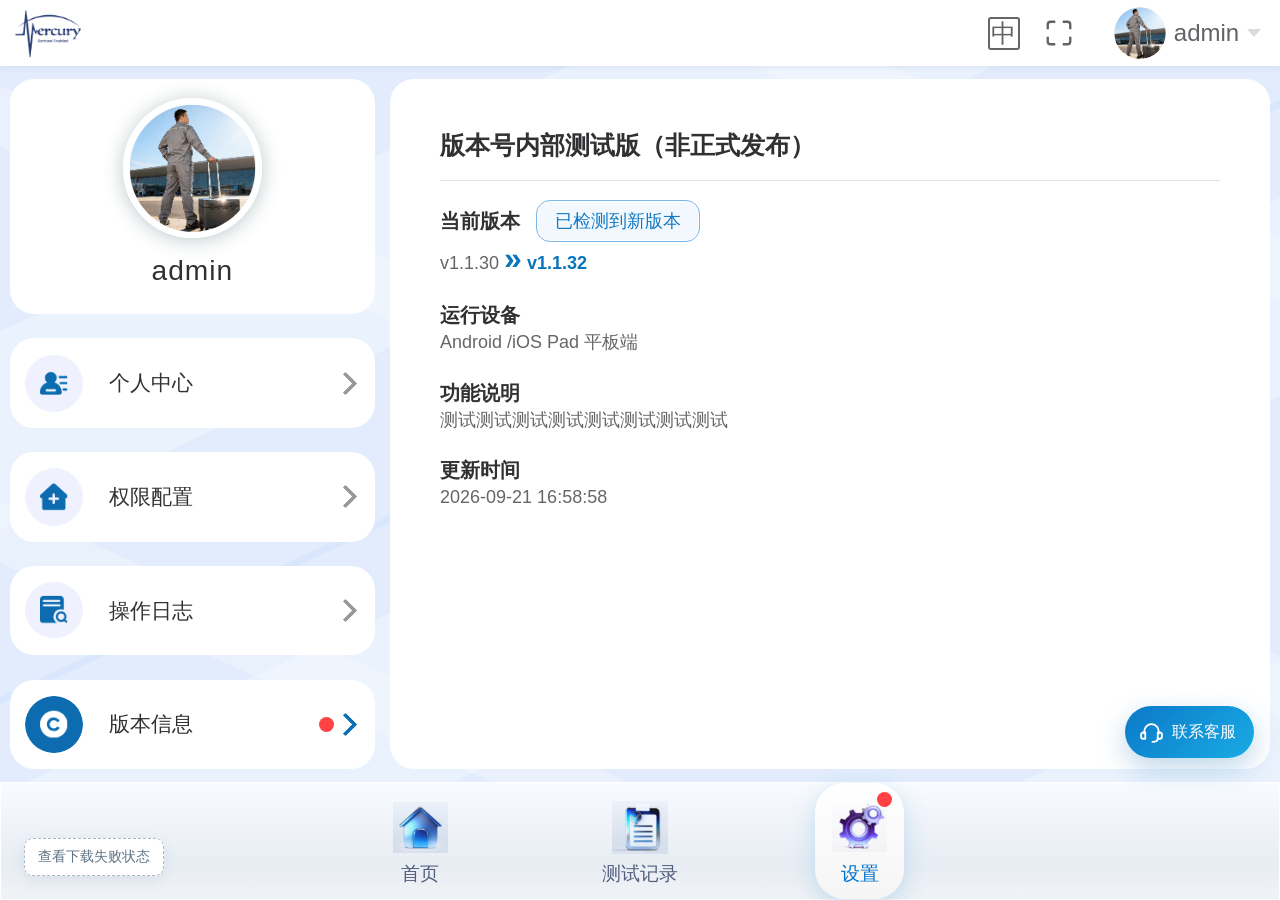
<file: index.html>
<!doctype html>
<html lang="zh-CN"><head><meta charset="UTF-8"><meta name="viewport" content="width=device-width,initial-scale=1"><meta name="theme-color" content="#e6effd"><title>Mercury · 设置</title><link rel="stylesheet" href="style.css"></head>
<body>
<header class="topbar"><img class="logo" src="assets/logo.png" alt="Mercury"><div class="tools"><button class="language icon-button" aria-label="语言设置" data-dialog="语言设置">中</button><button class="icon-button fullscreen" aria-label="切换全屏"><svg viewBox="0 0 32 32" fill="none" stroke="currentColor" stroke-width="2.5"><path d="M12 4H7a3 3 0 0 0-3 3v5m16-8h5a3 3 0 0 1 3 3v5M4 20v5a3 3 0 0 0 3 3h5m8 0h5a3 3 0 0 0 3-3v-5"/></svg></button><button class="account" aria-haspopup="menu" aria-expanded="false"><img src="assets/avatar.png" alt="">admin<span class="triangle"></span></button><div class="account-menu" hidden><button data-dialog="个人中心">个人中心</button></div></div></header>
<main class="workspace"><aside><div class="profile"><img src="assets/avatar.png" alt="管理员头像"><span>admin</span></div><nav class="side-nav" aria-label="设置菜单"><button data-dialog="个人中心"><img src="assets/personal.png" alt=""><span>个人中心</span><i class="chevron"></i></button><button data-dialog="权限配置"><img src="assets/permission.png" alt=""><span>权限配置</span><i class="chevron"></i></button><button data-dialog="操作日志"><img src="assets/logs.png" alt=""><span>操作日志</span><i class="chevron"></i></button><button class="active" id="version-nav" aria-current="page"><img src="assets/version.png" alt=""><span>版本信息</span><b class="red-dot"></b><i class="chevron"></i></button></nav></aside>
<section class="content" aria-labelledby="page-title"><h1 id="page-title">版本号内部测试版（非正式发布）</h1><div class="version-block"><div class="version-label"><h2>当前版本</h2><button class="update" data-dialog="检测到新版本">已检测到新版本</button></div><p class="version-line">v1.1.30 <span class="new-version"><span class="double-chevron">»</span> v1.1.32</span></p></div><div class="info"><h2>运行设备</h2><p>Android /iOS Pad 平板端</p></div><div class="info"><h2>功能说明</h2><p>测试测试测试测试测试测试测试测试</p></div><div class="info"><h2>更新时间</h2><p>2026-09-21 16:58:58</p></div></section></main>
<footer><nav class="bottom-nav" aria-label="主导航"><button data-dialog="首页"><img src="assets/home.png" alt=""><span>首页</span></button><button data-dialog="测试记录"><img src="assets/records.png" alt=""><span>测试记录</span></button><button class="selected" id="settings-nav" aria-current="page"><b class="red-dot"></b><img src="assets/settings.png" alt=""><span>设置</span></button></nav></footer>
<dialog id="detail-dialog" aria-labelledby="dialog-title"><div class="dialog-heading"><h2 id="dialog-title"></h2><button class="close" aria-label="关闭">×</button></div><div id="dialog-body"></div><div class="dialog-actions"><button class="confirm">知道了</button></div></dialog><script src="app.js"></script></body></html>
</file>
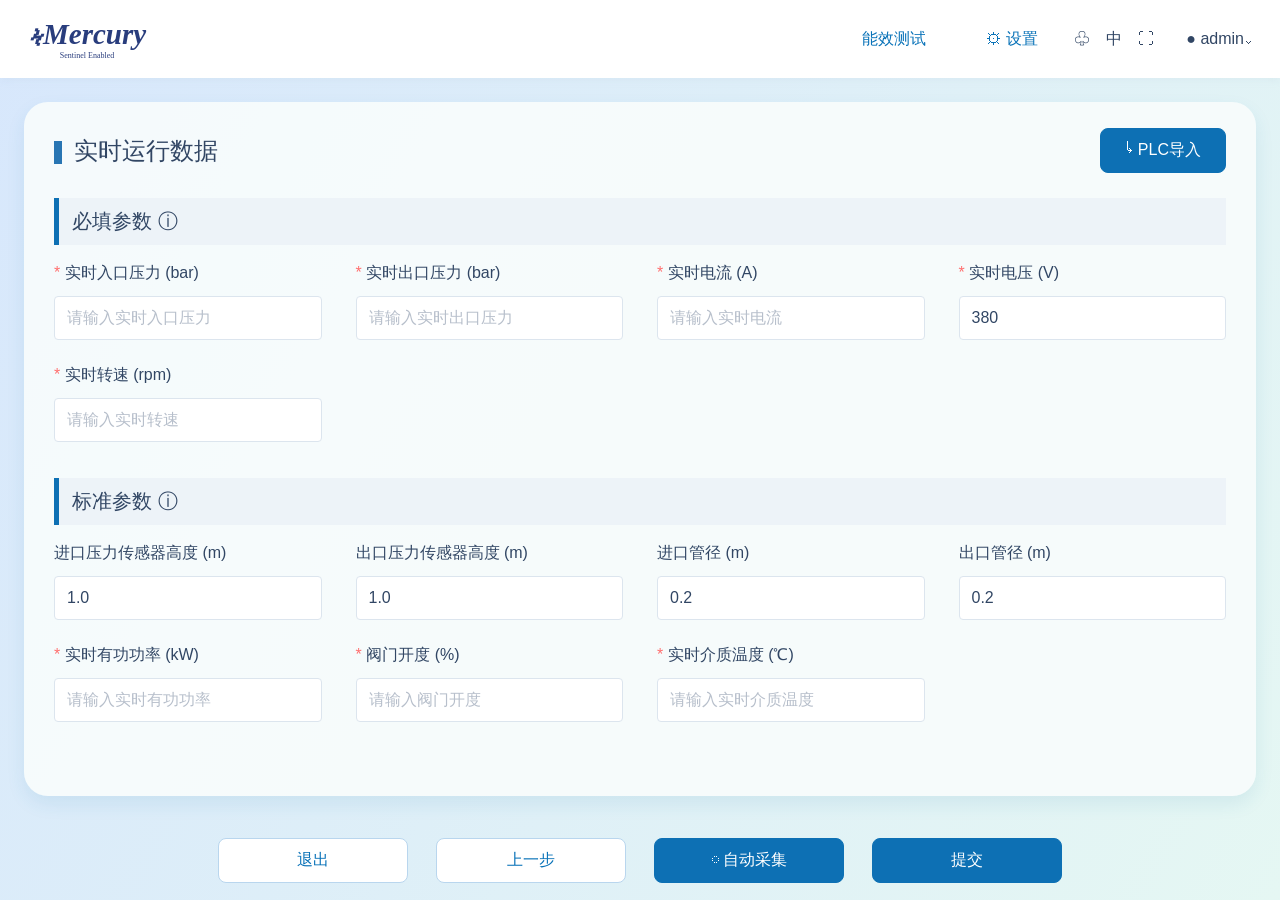
<file: plc-import/index.html>
<!doctype html><html lang="zh-CN"><meta charset="utf-8"><meta name="viewport" content="width=device-width,initial-scale=1"><title>Mercury · PLC数据导入</title><style>
*{box-sizing:border-box}body{margin:0;font:16px 'Microsoft YaHei',sans-serif;color:#314664;background:linear-gradient(120deg,#d7e7fc,#e5f7f3);height:100vh}button,input,select{font:inherit}button{cursor:pointer;border:1px solid #b9d6ee;background:white;color:#0872b8;border-radius:8px;padding:11px 24px}button.primary{background:#0d70b4;color:white;border-color:#0d70b4}button:hover{filter:brightness(.97)}button:disabled{opacity:.5;cursor:default}header{height:78px;background:white;display:flex;align-items:center;justify-content:space-between;padding:0 28px;box-shadow:0 2px 8px #a8bbcf22}.logo{font:bold italic 29px Georgia;color:#293d7d}.logo small{font:8px Georgia;display:block;text-align:center}header nav{display:flex;gap:12px;align-items:center}header nav button{border:0}.page{height:calc(100vh - 158px);padding:24px}.panel{height:100%;background:#f8fcfcee;border-radius:24px;padding:26px 30px;overflow:auto;box-shadow:0 8px 18px #257bb51a}h2{font-size:24px;font-weight:500;margin:0}.title{display:flex;align-items:center;justify-content:space-between;margin-bottom:25px}h2:before{content:'';display:inline-block;width:8px;height:23px;background:#2875b3;margin-right:12px;vertical-align:middle}.section{background:#edf3f8;padding:10px 13px;border-left:5px solid #0d70b4;font-size:20px;margin:18px 0}.grid{display:grid;grid-template-columns:repeat(4,1fr);gap:25px 34px}.field label{display:block;margin:0 0 12px}.req{color:#ff6e6e}input,select{border:1px solid #dce5ee;border-radius:4px;background:white;padding:12px;color:#314664;width:100%;outline:none}input:focus,select:focus{border-color:#1884ce}input::placeholder{color:#b7bfcb}.footer{height:80px;display:flex;align-items:center;justify-content:center;gap:28px}.footer button{min-width:190px}.muted{color:#8b98aa;font-size:13px}.note{font-size:13px;color:#72859d;margin-top:12px}.settings{display:grid;grid-template-columns:280px 1fr;gap:22px;height:100%}.sidebar>div,.sidebar>button{background:white;border-radius:20px;margin-bottom:20px;width:100%;padding:25px;border:0;text-align:left;font-size:21px;color:#314664}.sidebar .profile{text-align:center;font-size:28px;padding:20px}.avatar{width:75px;height:75px;border-radius:50%;background:#e3f1fb;color:#1276b7;display:grid;place-items:center;margin:auto auto 10px;font-size:32px}.sidebar button.active{color:#0874b9;box-shadow:inset 4px 0 #0874b9}.tabs{border-bottom:1px solid #e2e9f0;margin:20px 0 24px}.tabs span{display:inline-block;padding:12px 4px;color:#0874b9;border-bottom:3px solid #0874b9}.tools{display:flex;gap:12px;align-items:center;margin-bottom:20px}.tools input{max-width:290px}.tools .muted{margin-left:auto}table{width:100%;border-collapse:collapse;font-size:14px}th{background:#f0f5fa;text-align:left;color:#647892;font-weight:500}td,th{padding:15px 12px;border-bottom:1px solid #e6edf3}td button{border:0;padding:5px 9px;background:transparent;font-size:14px}.badge{color:#098c76;background:#e5f6f1;border-radius:4px;padding:4px 8px;font-size:12px}.overlay{position:fixed;inset:0;background:#1a304b66;display:flex;align-items:center;justify-content:center;z-index:5;padding:20px;backdrop-filter:blur(2px)}.modal{background:white;border-radius:16px;width:960px;max-width:100%;max-height:94vh;display:flex;flex-direction:column;box-shadow:0 20px 80px #12335444}.mhead{padding:23px 28px;display:flex;justify-content:space-between;border-bottom:1px solid #e6edf3;font-size:21px}.close{border:0;padding:0 5px;color:#8c9bad;font-size:25px}.mbody{padding:22px 28px;overflow:auto}.mfoot{padding:18px 28px;border-top:1px solid #e6edf3;display:flex;justify-content:flex-end;gap:12px}.steps{display:flex;gap:20px;margin-bottom:24px;color:#9aa7b7;font-size:14px}.steps .on{color:#0b75bd}.row{display:flex;gap:16px;align-items:end;margin-bottom:18px}.row .field{flex:1}.row label{font-size:14px;margin-bottom:8px}.sub{font-weight:500;margin:24px 0 14px}.mapping input,.mapping select{padding:8px}.mapping td,.mapping th{padding:9px}.save{display:flex;gap:10px;align-items:center;margin-top:20px;font-size:14px}.save input[type=checkbox]{width:auto}.save input[type=text]{max-width:260px}.info{padding:12px 15px;background:#eff7fd;border-radius:6px;font-size:13px;color:#39759c;margin-bottom:18px}.status{color:#0b957c}.toast{position:fixed;bottom:100px;left:50%;transform:translateX(-50%);background:#234564;color:white;padding:14px 26px;border-radius:8px;z-index:9}.empty{text-align:center;padding:60px;color:#8996a6}[hidden]{display:none!important}@media(max-width:900px){.grid{grid-template-columns:repeat(2,1fr)}.settings{grid-template-columns:190px 1fr}.page{padding:12px}.panel{padding:20px}.sidebar>button{font-size:16px}.row{flex-wrap:wrap}.modal{width:96vw}td,th{padding:10px 6px}}
.steps{justify-content:center;align-items:center}.modal{width:1160px}.mapping{min-width:960px}.mapping td:first-child{width:45px}.mapping input,.mapping select{min-width:65px}.mapping .address{min-width:110px}.tablewrap{overflow:auto}.submenu{background:transparent!important;padding:0 0 0 24px!important;margin-top:-12px}.submenu button{width:100%;border:0;text-align:left;background:#e9f4ff;color:#0874b9}.star{font-size:23px;color:#aab5c3;padding:2px 6px;border:0;background:transparent}.star.on{color:#efa81b}.chartbox{background:#f7fbff;border:1px solid #e0ebf5;border-radius:8px;padding:14px 18px;margin-bottom:16px}.segments{display:flex;gap:8px;margin-bottom:14px;flex-wrap:wrap}.segments button{padding:8px 18px;font-size:14px}.segments .selected{background:#e3f1ff;border-color:#147cc1}.trend{width:100%;height:110px;display:block;touch-action:none;cursor:crosshair}.ranges{display:flex;gap:20px;align-items:center;font-size:13px;margin:10px 0}.ranges label{flex:1}.ranges input{padding:0;accent-color:#127cbe}.trendnote{font-size:13px;color:#5982a4}.configName{max-width:520px}.mapping th{white-space:nowrap}input[type=checkbox],input[type=radio]{accent-color:#1378ba}.readonly .mapping input,.readonly .mapping select{background:#f8fafc}.sub span{font-weight:400}button:focus-visible{outline:2px solid #167cba;outline-offset:2px}.system-option{display:flex;align-items:center;gap:18px;width:100%;max-width:570px;padding:24px;text-align:left;border-radius:12px;background:#f7fbff}.system-option strong{font-size:19px;font-weight:500}.protocol-card{border:1px solid #dce7f2;border-radius:10px;background:#f8fbff;margin:4px 0 24px}.protocol-card summary{display:flex;align-items:center;gap:16px;cursor:pointer;padding:16px 20px;list-style:none}.protocol-card summary::-webkit-details-marker{display:none}.protocol-card summary strong{font-size:15px;font-weight:500}.protocol-card summary span{font-size:13px;color:#7c94aa}.chevron{margin-left:auto;font-style:normal;transition:transform .2s}.protocol-card[open] .chevron{transform:rotate(180deg)}.protocol-fields{display:grid;grid-template-columns:repeat(3,minmax(0,1fr));gap:18px;padding:6px 20px 20px}.protocol-fields label>span{display:block;font-size:14px;margin-bottom:9px}.protocol-fields em{color:#e96b6b;font-style:normal}@media(max-width:700px){.protocol-fields{grid-template-columns:repeat(2,minmax(0,1fr))}}.wizard-steps{gap:0;margin:0 auto 28px;max-width:700px}.wizard-item{display:flex;align-items:center;gap:10px;white-space:nowrap}.wizard-item b{display:grid;place-items:center;border:1px solid #d5e0eb;border-radius:50%;width:30px;height:30px;font-size:14px;font-weight:500}.wizard-item.on b{background:#1378b9;border-color:#1378b9;color:white}.wizard-item.done{color:#3a91b4}.wizard-item.done b{background:#edf8fc;color:#278cb0;border-color:#b9dfe9}.wizard-line{height:1px;width:100px;max-width:10vw;background:#dce6ef;margin:0 20px}.network-content{max-width:760px;margin:0 auto 18px}.network-heading{margin:5px 0 28px}.network-heading h3{font-size:19px;font-weight:500;margin:0 0 8px}.network-heading p{font-size:14px;color:#8393a6;margin:0;line-height:1.7}.network-mode{display:flex;align-items:center;gap:24px;margin-bottom:26px;font-size:14px}.network-mode select{width:210px}.network-grid{display:grid;grid-template-columns:1fr 1fr;gap:24px 28px}.network-grid label,.network-advanced label{font-size:14px;margin-bottom:10px}.network-grid small{display:block;font-size:12px;color:#93a0b0;margin-top:8px}.network-advanced{margin-top:24px;border-top:1px solid #e7edf3;padding-top:18px}.network-advanced summary{font-size:14px;color:#317baa;cursor:pointer}.network-advanced summary span{margin-left:12px}.network-advanced .field{max-width:366px;margin-top:20px}.network-hint{display:flex;gap:10px;background:#f4f8fc;border-radius:8px;padding:14px 16px;font-size:13px;line-height:1.8;margin-top:26px;color:#6f8499}.network-hint>span{color:#187bb8}.network-error{background:#fff2ef;border:1px solid #ffd8cf;color:#c8604e;border-radius:6px;padding:12px 16px;font-size:13px;margin-top:18px}.prototype-note{margin-top:18px}.network-auto{line-height:1.8}.network-ready{display:flex;justify-content:space-between;align-items:center;padding:9px 14px;background:#eef8f5;border:1px solid #d5ebe2;border-radius:8px;color:#288772;font-size:13px;margin-bottom:22px}.network-ready small{margin-left:14px;color:#668b82}.network-ready button{padding:4px 6px;border:0;background:transparent;font-size:13px}.network-content .field input{transition:border-color .15s}@media(max-width:650px){.network-grid{grid-template-columns:1fr}.wizard-line{width:20px;margin:0 10px}.wizard-item{font-size:12px;gap:5px}.wizard-item b{width:24px;height:24px}.network-ready small{display:block;margin-left:0}}</style><body><header><div class="logo">ϟMercury<small>Sentinel Enabled</small></div><nav><button onclick="go('test')">能效测试</button><button onclick="go('settings')">⚙ 设置</button><span>♧　中　⛶　　● admin⌄</span></nav></header><main class="page"><div id="test" class="panel"><div class="title"><h2>实时运行数据</h2><button class="primary" onclick="openPLC()">↳ PLC导入</button></div><div id="importNote" class="note" hidden></div><div class="section">必填参数 ⓘ</div><div class="grid" id="required"></div><div class="section" style="margin-top:36px">标准参数 ⓘ</div><div class="grid" id="standard"></div></div><div id="settings" class="settings" hidden><aside class="sidebar"><div class="profile"><div class="avatar">♙</div>admin</div><button onclick="placeholder('个人中心')">◉　个人中心　 ›</button><button class="active" onclick="showSystem()">⚙　系统配置　 ›</button><button onclick="placeholder('操作日志')">▤　操作日志　 ›</button><button onclick="placeholder('版本信息')">ⓒ　版本信息　 ›</button></aside><section class="panel" style="background:white"><h2>系统配置</h2><div id="systemOptions" style="margin-top:28px"><button class="system-option" onclick="showRecords()"><span style="font-size:23px">▤</span><span><strong>PLC记录</strong><small style="display:block;margin-top:8px;color:#8b98aa">查看历史接入配置与星标常用配置</small></span><span style="margin-left:auto">›</span></button></div><div id="recordContent" hidden><div class="tabs"><button onclick="showSystem()" style="border:0;padding:10px 0">系统配置</button><span style="border:0;color:#8b98aa;padding:0 12px">/</span><span>PLC记录</span></div><div class="tools"><input id="search" placeholder="搜索配置名称 / 设备地址" oninput="renderRecords()"><button onclick="renderRecords()">查询</button><span class="muted">连接读取成功后自动记录 · 星标常用配置</span></div><table><thead><tr><th>星标</th><th>配置名称</th><th>协议 / 设备地址</th><th>映射字段</th><th>最近使用时间</th><th>操作</th></tr></thead><tbody id="records"></tbody></table><div id="empty" class="empty" hidden>暂无匹配的历史配置，成功连接读取后会自动记录。</div><p class="note">配置保存在本机。此处不保持PLC连接，也不存储连续采集数据。</p></div></section></div></main><footer class="footer" id="footer"><button onclick="go('settings')">退出</button><button onclick="toast('已位于实时运行数据步骤')">上一步</button><button class="primary" onclick="toast('原有自动采集入口保留')">◌ 自动采集</button><button class="primary" onclick="toast('原型演示：测试数据已提交')">提交</button></footer><div class="overlay" id="overlay" hidden><section class="modal"><div class="mhead"><span id="modalTitle">PLC数据导入</span><button class="close" onclick="closePLC()">×</button></div><div class="mbody" id="mbody"></div><div class="mfoot" id="mfoot"></div></section></div><div class="overlay" id="historyOverlay" hidden style="z-index:7"><section class="modal" style="width:900px"><div class="mhead"><span>导入历史配置</span><button class="close" onclick="closeHistory()">×</button></div><div class="mbody"><div class="tools"><input id="historySearch" placeholder="搜索配置名称 / 设备地址" oninput="renderHistory()"><span class="muted">星标配置优先显示</span></div><table><thead><tr><th>选择</th><th>星标</th><th>配置名称</th><th>协议 / 设备地址</th><th>字段数</th><th>最近使用</th></tr></thead><tbody id="historyRows"></tbody></table><div id="historyEmpty" class="empty" hidden>暂无匹配配置</div></div><div class="mfoot"><button onclick="closeHistory()">取消</button><button class="primary" onclick="importHistory()">使用此配置</button></div></section></div><div class="overlay" id="fillOverlay" hidden style="z-index:8"><section class="modal" style="width:530px"><div class="mhead"><span>确认填入测试数据</span><button class="close" onclick="cancelFill()">×</button></div><div class="mbody"><p id="fillMessage" style="line-height:1.8;margin-top:0"></p><div id="fillSummary" class="info"></div><p class="note">确认后填入所选数据，并断开PLC连接。</p></div><div class="mfoot"><button onclick="cancelFill()">取消</button><button class="primary" onclick="commitFill()">确认填入</button></div></section></div><div id="toast" class="toast" hidden></div>
<script src="plc-app.js"></script></body></html>
</file>
<file: style.css>
*{box-sizing:border-box}html,body{margin:0;width:100%;height:100%}body{font-family:"Microsoft YaHei","Noto Sans CJK SC",Arial,sans-serif;color:#303133;background:#e6effd;font-size:clamp(16px,1.3vw,25px)}button{font:inherit;color:inherit;cursor:pointer;border:0;background:none}button:focus-visible{outline:3px solid #197dc2;outline-offset:4px}button:hover{filter:brightness(.98)}button:active{transform:translateY(1px)}.topbar{height:7.36vh;min-height:58px;background:white;display:flex;align-items:center;justify-content:space-between;padding:0 1%;box-shadow:0 2px 5px #2e527b14;position:relative;z-index:2}.logo{width:4.65vw;min-width:70px;height:6.5vh;object-fit:contain}.tools{display:flex;align-items:center;gap:1.7vw;height:100%;position:relative;color:#606266}.icon-button{width:34px;height:34px;padding:2px}.language{font-size:25px;border:2px solid #666;border-radius:3px;width:32px;height:33px;padding:0;line-height:28px}.fullscreen svg{width:30px;height:30px}.account{display:flex;align-items:center;gap:8px;margin-left:.8vw;font-size:24px}.account img{height:5.8vh;width:5.8vh;border-radius:50%;object-fit:cover}.triangle{border-top:8px solid #d9dbe0;border-left:7px solid transparent;border-right:7px solid transparent}.account-menu{position:absolute;right:0;top:100%;background:#fff;padding:12px;border-radius:8px;box-shadow:0 5px 25px #294f7930;min-width:170px;font-size:18px}.account-menu button{width:100%;padding:10px}.workspace{height:79.55vh;padding:1.45vh .78vw;display:grid;grid-template-columns:28.5vw 1fr;gap:1.2vw;background:linear-gradient(155deg,transparent 48%,#cfe3ff80 48.1%,#cfe3ff80 48.6%,transparent 48.7%),repeating-linear-gradient(24deg,transparent 0 200px,#ffffff42 201px 255px,transparent 256px 380px),repeating-linear-gradient(155deg,#e2ecfc 0 240px,#eaf2fd 241px 420px);overflow:auto}aside{display:flex;flex-direction:column;gap:2.7vh;min-height:0}.profile{height:26.1vh;min-height:170px;border-radius:24px;background:#fff;display:flex;align-items:center;flex-direction:column;padding-top:2.1vh;flex-shrink:0}.profile img{width:15.5vh;height:15.5vh;border:6px solid white;box-shadow:0 2px 19px #1d46504a;border-radius:50%;object-fit:cover}.profile span{font-size:clamp(28px,2.2vw,42px);margin-top:1.9vh;letter-spacing:1px}.side-nav{display:flex;flex-direction:column;justify-content:space-between;flex:1;gap:2.7vh}.side-nav button{background:#fff;border-radius:24px;display:flex;align-items:center;text-align:left;padding:0 1.65vw 0 1.2vw;flex:1;min-height:70px;gap:2vw;position:relative}.side-nav img{width:6.4vh;height:6.4vh;border-radius:50%;object-fit:cover}.side-nav span{font-size:clamp(21px,1.57vw,30px);white-space:nowrap}.chevron{height:17px;width:17px;border-top:4px solid #999;border-right:4px solid #999;transform:rotate(45deg);border-radius:2px;margin-left:auto}.active .chevron{border-color:#0b70b6}.red-dot{width:15px;height:15px;background:#ff4244;border-radius:50%;display:block;flex-shrink:0}.side-nav .red-dot{position:absolute;right:3.15vw}.content{border-radius:24px;background:#fff;padding:5.3vh 3.9vw;min-width:0}.content h1{font-size:clamp(25px,1.77vw,34px);line-height:1.5;margin:0 0 2.15vh;padding:0 0 1.7vh;border-bottom:1px solid #dfe4ec;font-weight:700}.content h2{font-size:clamp(20px,1.4vw,27px);margin:0;font-weight:700;line-height:1.4}.content p{color:#666;margin:0;font-size:clamp(18px,1.3vw,25px);line-height:1.5}.version-label{display:flex;gap:16px;align-items:center}.update{border:1px solid #d8deea;border-radius:4px;color:#606a7a;font-size:18px;padding:7px 18px;background:white}.new-version{color:#00c817}.double-chevron{font-size:32px;line-height:1}.info{margin-top:2.5vh}.version-block+.info{margin-top:2.7vh}footer{height:13.09vh;min-height:100px;background:linear-gradient(#f8fbff,#e8edf4 70%,#f0f3f6);border:1px solid #fff}.bottom-nav{height:100%;display:flex;justify-content:center;gap:9.9vw}.bottom-nav button{min-width:7vw;display:flex;align-items:center;justify-content:center;flex-direction:column;position:relative;gap:1px;padding:8px 10px;color:#535f7d;font-size:clamp(19px,1.3vw,25px);border-radius:30px}.bottom-nav img{height:7.2vh;width:4.35vw;object-fit:contain;mix-blend-mode:multiply}.bottom-nav .selected{background:linear-gradient(#fff,#f5f5f5);box-shadow:0 8px 25px #57a2d84d;color:#0073ce}.bottom-nav .red-dot{position:absolute;right:14%;top:8%}dialog{width:min(520px,90vw);border:0;border-radius:18px;padding:28px;box-shadow:0 20px 90px #18355340}dialog::backdrop{background:#122b484d}.dialog-heading{display:flex;align-items:center;justify-content:space-between;border-bottom:1px solid #e5eaf0;padding-bottom:15px}.dialog-heading h2{font-size:24px;margin:0}.close{font-size:30px;color:#8d97a2;padding:0 5px}.dialog-actions{text-align:right;margin-top:28px}.confirm{background:#0876bd;color:white;border-radius:6px;padding:9px 24px;font-size:17px}#dialog-body{font-size:18px;line-height:1.8;color:#687483;margin-top:22px}#dialog-body p{margin:8px 0}@media(max-width:850px){.workspace{grid-template-columns:240px 1fr;gap:14px}.content{padding:32px 25px}.side-nav button{padding:0 20px;gap:16px}.side-nav .red-dot{right:42px;width:10px;height:10px}.side-nav img{width:46px;height:46px}.side-nav span{font-size:21px}.side-nav .chevron{width:12px;height:12px;border-width:3px}.version-label{flex-wrap:wrap;gap:8px}.bottom-nav img{width:65px}.bottom-nav button{min-width:100px}.info{margin-top:24px}}@media(max-width:600px){body{height:auto;min-height:100dvh}.workspace{height:auto;min-height:calc(100dvh - 160px);grid-template-columns:1fr;padding:14px}.profile{height:130px;min-height:0;flex-direction:row;justify-content:center;gap:24px;padding:10px}.profile img{height:90px;width:90px}.profile span{margin:0}.side-nav{display:grid;grid-template-columns:1fr 1fr;gap:10px}.side-nav button{min-height:70px;border-radius:16px;padding:12px;gap:8px}.side-nav span{font-size:18px}.side-nav img{width:38px;height:38px}.side-nav .red-dot{right:22px}.side-nav .chevron{height:9px;width:9px}.content{padding:25px 20px;min-height:430px}.content h1{font-size:24px}.topbar{height:60px;padding:0 15px}.account{font-size:18px}.account img{width:38px;height:38px}.tools{gap:18px}.icon-button{width:27px;height:29px}.language{font-size:21px;line-height:24px}.bottom-nav{gap:18px}.bottom-nav img{height:60px}footer{height:100px}.logo{height:52px}.profile{border-radius:18px}}
</file>
